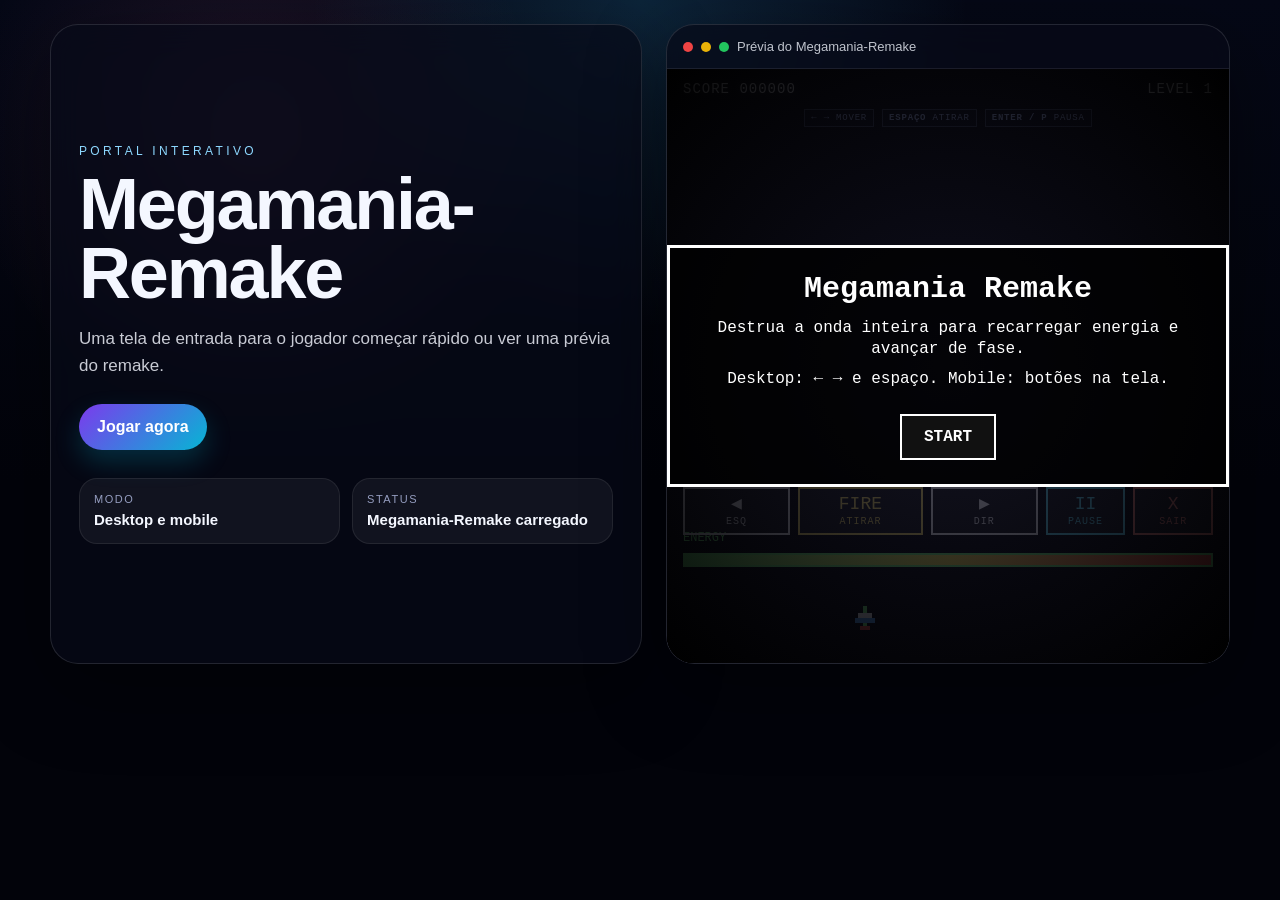
<file: index.html>
<!doctype html>
<html lang="pt-BR">
  <head>
    <meta charset="UTF-8" />
    <meta name="viewport" content="width=device-width, initial-scale=1.0, maximum-scale=1.0, user-scalable=no" />
    <title>Megamania-Remake</title>
    <link rel="stylesheet" href="./portal.css" />
  </head>
  <body>
    <main class="shell">
      <section class="hero">
        <p class="eyebrow">Portal interativo</p>
        <h1>Megamania-Remake</h1>
        <p class="lead">
          Uma tela de entrada para o jogador começar rápido ou ver uma prévia do remake.
        </p>

        <div class="actions">
          <a id="playLink" class="btn primary" href="./jogo.html">Jogar agora</a>
        </div>

        <div class="meta">
          <div>
            <span>Modo</span>
            <strong>Desktop e mobile</strong>
          </div>
          <div>
            <span>Status</span>
            <strong id="statusText">Pronto para jogar</strong>
          </div>
        </div>
      </section>

      <section class="previewCard">
        <div class="previewTop">
          <div class="dot red"></div>
          <div class="dot yellow"></div>
          <div class="dot green"></div>
          <span>Prévia do Megamania-Remake</span>
        </div>
        <div class="previewBody">
          <iframe
            id="gameFrame"
            title="Prévia do Megamania Remake"
            src="./jogo.html"
            loading="lazy"
            allow="fullscreen"
          ></iframe>
        </div>
      </section>
    </main>
    <script src="./portal.js"></script>
  </body>
</html>
</file>
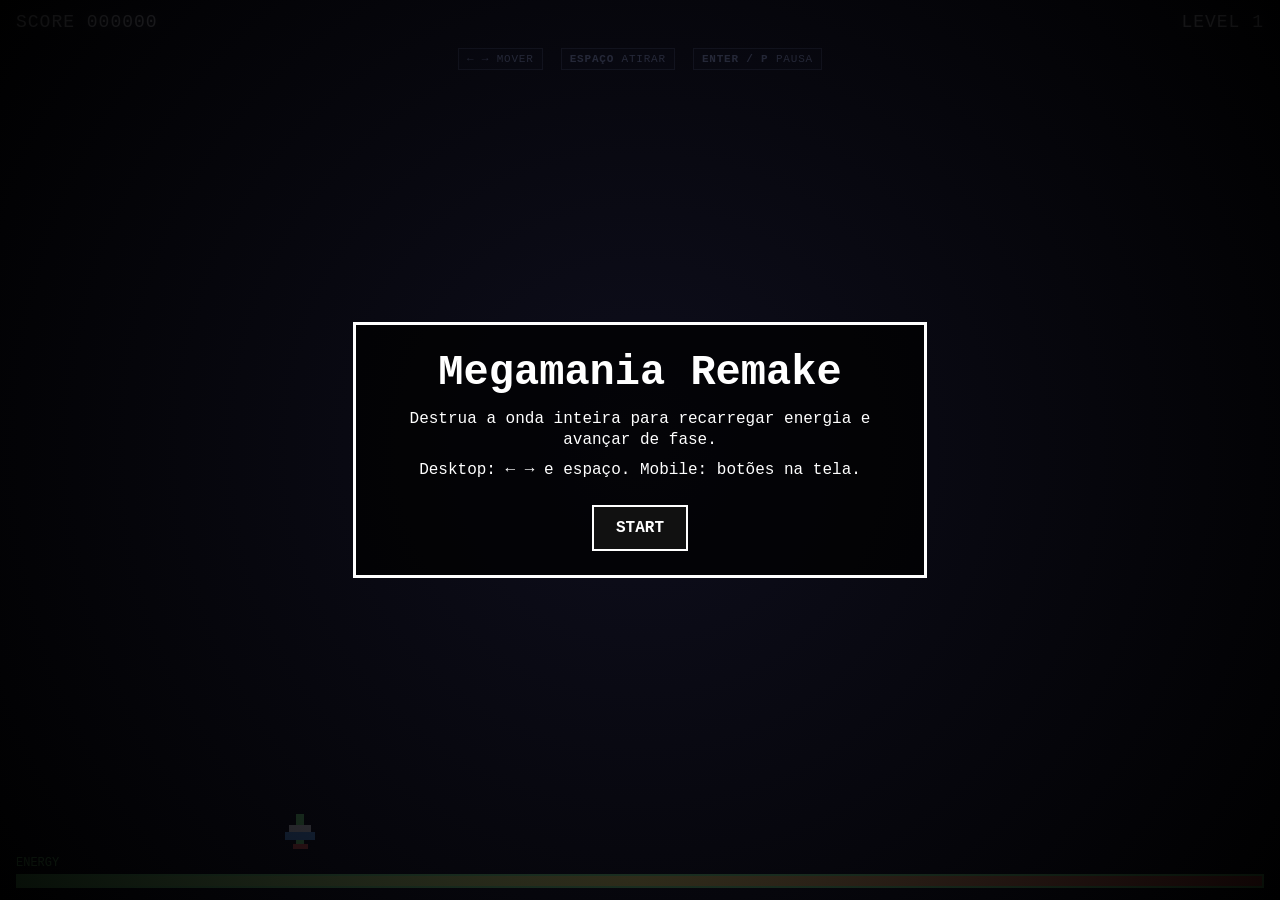
<file: jogo.html>
<!doctype html>
<html lang="pt-BR">
  <head>
    <meta charset="UTF-8" />
    <meta name="viewport" content="width=device-width, initial-scale=1.0, maximum-scale=1.0, user-scalable=no" />
    <title>Megamania Remake</title>
    <link rel="stylesheet" href="./style.css" />
  </head>
  <body>
    <main id="app">
      <canvas id="game" aria-label="Jogo de tiro espacial"></canvas>

      <section id="hud">
        <div id="score">SCORE 000000</div>
        <div id="level">LEVEL 1</div>
      </section>

      <section id="helpBar" aria-label="Instrucoes de controle">
        <div><strong>← →</strong> mover</div>
        <div><strong>Espaço</strong> atirar</div>
        <div><strong>Enter / P</strong> pausa</div>
      </section>

      <section id="energyWrap" aria-label="Barra de energia">
        <div id="energyLabel">ENERGY</div>
        <div id="energyBar"><div id="energyFill"></div></div>
      </section>

      <section id="mobileControls" aria-label="Controles mobile">
        <button id="btnLeft" class="ctrl">◀<span>ESQ</span></button>
        <button id="btnFire" class="ctrl fire">FIRE<span>ATIRAR</span></button>
        <button id="btnRight" class="ctrl">▶<span>DIR</span></button>
        <button id="btnPause" class="ctrl pause">II<span>PAUSE</span></button>
        <button id="btnExit" class="ctrl exit">X<span>SAIR</span></button>
      </section>

      <section id="overlay" class="show" aria-label="Mensagens do jogo">
        <div class="panel">
          <h1>Megamania Remake</h1>
          <p>Destrua a onda inteira para recarregar energia e avançar de fase.</p>
          <p>Desktop: &larr; &rarr; e espaço. Mobile: botões na tela.</p>
          <button id="startBtn">START</button>
        </div>
      </section>

      <section id="pauseOverlay" class="hidden" aria-label="Jogo pausado">
        <div class="panel">
          <h1>PAUSED</h1>
          <p>Pressione <strong>Enter</strong> ou <strong>P</strong>, ou toque em <strong>II</strong> para continuar.</p>
          <button id="resumeBtn">RESUME</button>
        </div>
      </section>
    </main>
    <script src="./main.js"></script>
  </body>
</html>
</file>
<file: portal.css>
html, body {
  margin: 0;
  width: 100%;
  min-height: 100%;
  background:
    radial-gradient(circle at top, rgba(56, 189, 248, 0.16), transparent 35%),
    radial-gradient(circle at 20% 20%, rgba(244, 114, 182, 0.12), transparent 25%),
    linear-gradient(180deg, #050816, #02030a 70%);
  color: #f4f7ff;
  font-family: "Trebuchet MS", "Segoe UI", sans-serif;
}

* { box-sizing: border-box; }

body {
  display: flex;
  align-items: center;
  justify-content: center;
  padding: 24px;
}

.shell {
  width: min(1180px, 100%);
  display: grid;
  grid-template-columns: 1.05fr 1fr;
  gap: 24px;
  align-items: stretch;
}

.hero, .previewCard {
  border: 1px solid rgba(255,255,255,0.12);
  background: rgba(7, 10, 24, 0.72);
  backdrop-filter: blur(16px);
  box-shadow: 0 24px 80px rgba(0,0,0,0.4);
}

.hero {
  padding: 28px;
  border-radius: 28px;
  display: flex;
  flex-direction: column;
  justify-content: center;
}

.eyebrow {
  margin: 0 0 12px;
  color: #8dd8ff;
  text-transform: uppercase;
  letter-spacing: 0.28em;
  font-size: 12px;
}

.hero h1 {
  margin: 0;
  font-size: clamp(38px, 7vw, 72px);
  line-height: 0.95;
  letter-spacing: -0.03em;
}

.lead {
  margin: 18px 0 0;
  max-width: 58ch;
  font-size: 17px;
  line-height: 1.6;
  color: rgba(244,247,255,0.82);
}

.actions {
  display: flex;
  flex-wrap: wrap;
  gap: 12px;
  margin-top: 24px;
}

.btn {
  border: 0;
  border-radius: 999px;
  padding: 14px 18px;
  font: inherit;
  font-weight: 700;
  cursor: pointer;
  text-decoration: none;
  transition: transform 160ms ease, box-shadow 160ms ease, background 160ms ease;
}

.btn:hover {
  transform: translateY(-1px);
}

.btn.primary {
  background: linear-gradient(135deg, #7c3aed, #06b6d4);
  color: white;
  box-shadow: 0 12px 26px rgba(6,182,212,0.22);
}

.btn.secondary {
  background: rgba(255,255,255,0.1);
  color: #fff;
  border: 1px solid rgba(255,255,255,0.15);
}

.btn.ghost {
  background: transparent;
  color: #c7d2fe;
  border: 1px dashed rgba(199,210,254,0.4);
}

.meta {
  display: grid;
  grid-template-columns: repeat(2, minmax(0, 1fr));
  gap: 12px;
  margin-top: 28px;
}

.meta div {
  padding: 14px;
  border-radius: 18px;
  background: rgba(255,255,255,0.05);
  border: 1px solid rgba(255,255,255,0.08);
}

.meta span {
  display: block;
  font-size: 11px;
  letter-spacing: 0.14em;
  text-transform: uppercase;
  color: rgba(199,210,254,0.72);
  margin-bottom: 6px;
}

.meta strong {
  font-size: 15px;
}

.previewCard {
  border-radius: 28px;
  overflow: hidden;
  min-height: 640px;
}

.previewTop {
  display: flex;
  align-items: center;
  gap: 8px;
  padding: 14px 16px;
  border-bottom: 1px solid rgba(255,255,255,0.08);
  color: rgba(244,247,255,0.78);
  font-size: 13px;
}

.dot {
  width: 10px;
  height: 10px;
  border-radius: 50%;
}

.dot.red { background: #ef4444; }
.dot.yellow { background: #eab308; }
.dot.green { background: #22c55e; }

.previewBody {
  position: relative;
  height: calc(100% - 46px);
  min-height: 594px;
}

#gameFrame {
  width: 100%;
  height: 100%;
  border: 0;
  background: #000;
}

.frameFallback {
  position: absolute;
  inset: auto 16px 16px 16px;
  padding: 12px 14px;
  border-radius: 14px;
  background: rgba(0,0,0,0.65);
  border: 1px solid rgba(255,255,255,0.08);
  color: rgba(244,247,255,0.82);
  font-size: 13px;
  pointer-events: none;
}

@media (max-width: 980px) {
  body { padding: 14px; }
  .shell { grid-template-columns: 1fr; }
  .previewCard { min-height: 520px; }
  .previewBody { min-height: 474px; }
}

@media (max-width: 640px) {
  .hero, .previewCard { border-radius: 22px; }
  .hero { padding: 20px; }
  .actions { flex-direction: column; }
  .btn { width: 100%; text-align: center; }
  .meta { grid-template-columns: 1fr; }
}
</file>
<file: style.css>
html, body {
  margin: 0;
  width: 100%;
  height: 100%;
  overflow: hidden;
  background: #000;
  font-family: "Courier New", monospace;
  touch-action: none;
  user-select: none;
}

#app {
  position: relative;
  width: 100vw;
  height: 100vh;
  background: #000;
}

#game {
  display: block;
  width: 100%;
  height: 100%;
  image-rendering: pixelated;
  image-rendering: crisp-edges;
  background: #000;
}

#hud, #energyWrap, #mobileControls, #overlay, #pauseOverlay, #helpBar {
  position: absolute;
  left: 0;
  right: 0;
  pointer-events: none;
}

#hud {
  top: 0;
  display: flex;
  justify-content: space-between;
  padding: 12px 16px;
  color: #f7f7f7;
  font-size: 18px;
  letter-spacing: 1px;
  text-shadow: 0 0 8px rgba(255,255,255,0.25);
}

#helpBar {
  top: 42px;
  display: flex;
  justify-content: center;
  gap: 18px;
  flex-wrap: wrap;
  padding: 6px 10px;
  color: #b6c9ff;
  font-size: 11px;
  letter-spacing: 0.8px;
  text-transform: uppercase;
}

#helpBar div {
  padding: 4px 8px;
  border: 1px solid rgba(182,201,255,0.35);
  background: rgba(8,12,22,0.55);
}

#energyWrap {
  bottom: 12px;
  padding: 0 16px;
  color: #7dff7d;
}

#energyLabel {
  font-size: 12px;
  margin-bottom: 4px;
}

#energyBar {
  width: 100%;
  height: 14px;
  border: 2px solid #7dff7d;
  box-sizing: border-box;
  background: rgba(125,255,125,0.08);
}

#energyFill {
  width: 100%;
  height: 100%;
  background: linear-gradient(90deg, #7dff7d, #ffee55, #ff5544);
  transform-origin: left center;
  transform: scaleX(1);
}

#mobileControls {
  bottom: 112px;
  display: none;
  justify-content: space-between;
  gap: 12px;
  padding: 0 16px;
  box-sizing: border-box;
}

.ctrl {
  flex: 1;
  min-height: 48px;
  border: 2px solid #fff;
  background: rgba(255,255,255,0.08);
  color: #fff;
  font: inherit;
  font-size: 18px;
  line-height: 1;
  pointer-events: auto;
  display: flex;
  flex-direction: column;
  align-items: center;
  justify-content: center;
}

.ctrl span {
  display: block;
  margin-top: 4px;
  font-size: 10px;
  letter-spacing: 1px;
}

.ctrl.fire {
  flex: 1.2;
  color: #ffe66d;
  border-color: #ffe66d;
}

.ctrl.pause {
  flex: 0.7;
  color: #66e6ff;
  border-color: #66e6ff;
}

.ctrl.exit {
  flex: 0.7;
  color: #ff8a7a;
  border-color: #ff8a7a;
}

#overlay {
  inset: 0;
  display: flex;
  align-items: center;
  justify-content: center;
  background: radial-gradient(circle at center, rgba(20,20,40,0.72), rgba(0,0,0,0.95));
  color: #fff;
}

#overlay:not(.show) {
  display: none;
}

#pauseOverlay {
  inset: 0;
  display: none;
  align-items: center;
  justify-content: center;
  background: rgba(0,0,0,0.78);
  color: #fff;
}

#pauseOverlay.show {
  display: flex;
}

#pauseOverlay .panel {
  pointer-events: auto;
}

.panel {
  width: min(92vw, 520px);
  border: 3px solid #fff;
  padding: 24px;
  background: rgba(0,0,0,0.75);
  text-align: center;
}

.panel h1 {
  margin: 0 0 12px;
  font-size: 42px;
}

.panel p {
  margin: 8px 0;
  line-height: 1.35;
}

#startBtn {
  margin-top: 16px;
  padding: 12px 22px;
  border: 2px solid #fff;
  background: #111;
  color: #fff;
  font: inherit;
  font-weight: bold;
  pointer-events: auto;
}

@media (max-width: 900px), (pointer: coarse) {
  #mobileControls {
    display: flex;
    bottom: calc(128px + env(safe-area-inset-bottom, 0px));
    gap: 8px;
  }
  #energyWrap {
    bottom: calc(24px + env(safe-area-inset-bottom, 0px));
    padding-bottom: 72px;
  }
  #hud { font-size: 14px; }
  #helpBar {
    top: 34px;
    gap: 8px;
    font-size: 9px;
  }
  #helpBar div {
    padding: 3px 6px;
  }
  #energyLabel {
    margin-bottom: 8px;
  }
  .panel h1 { font-size: 30px; }
}
</file>
